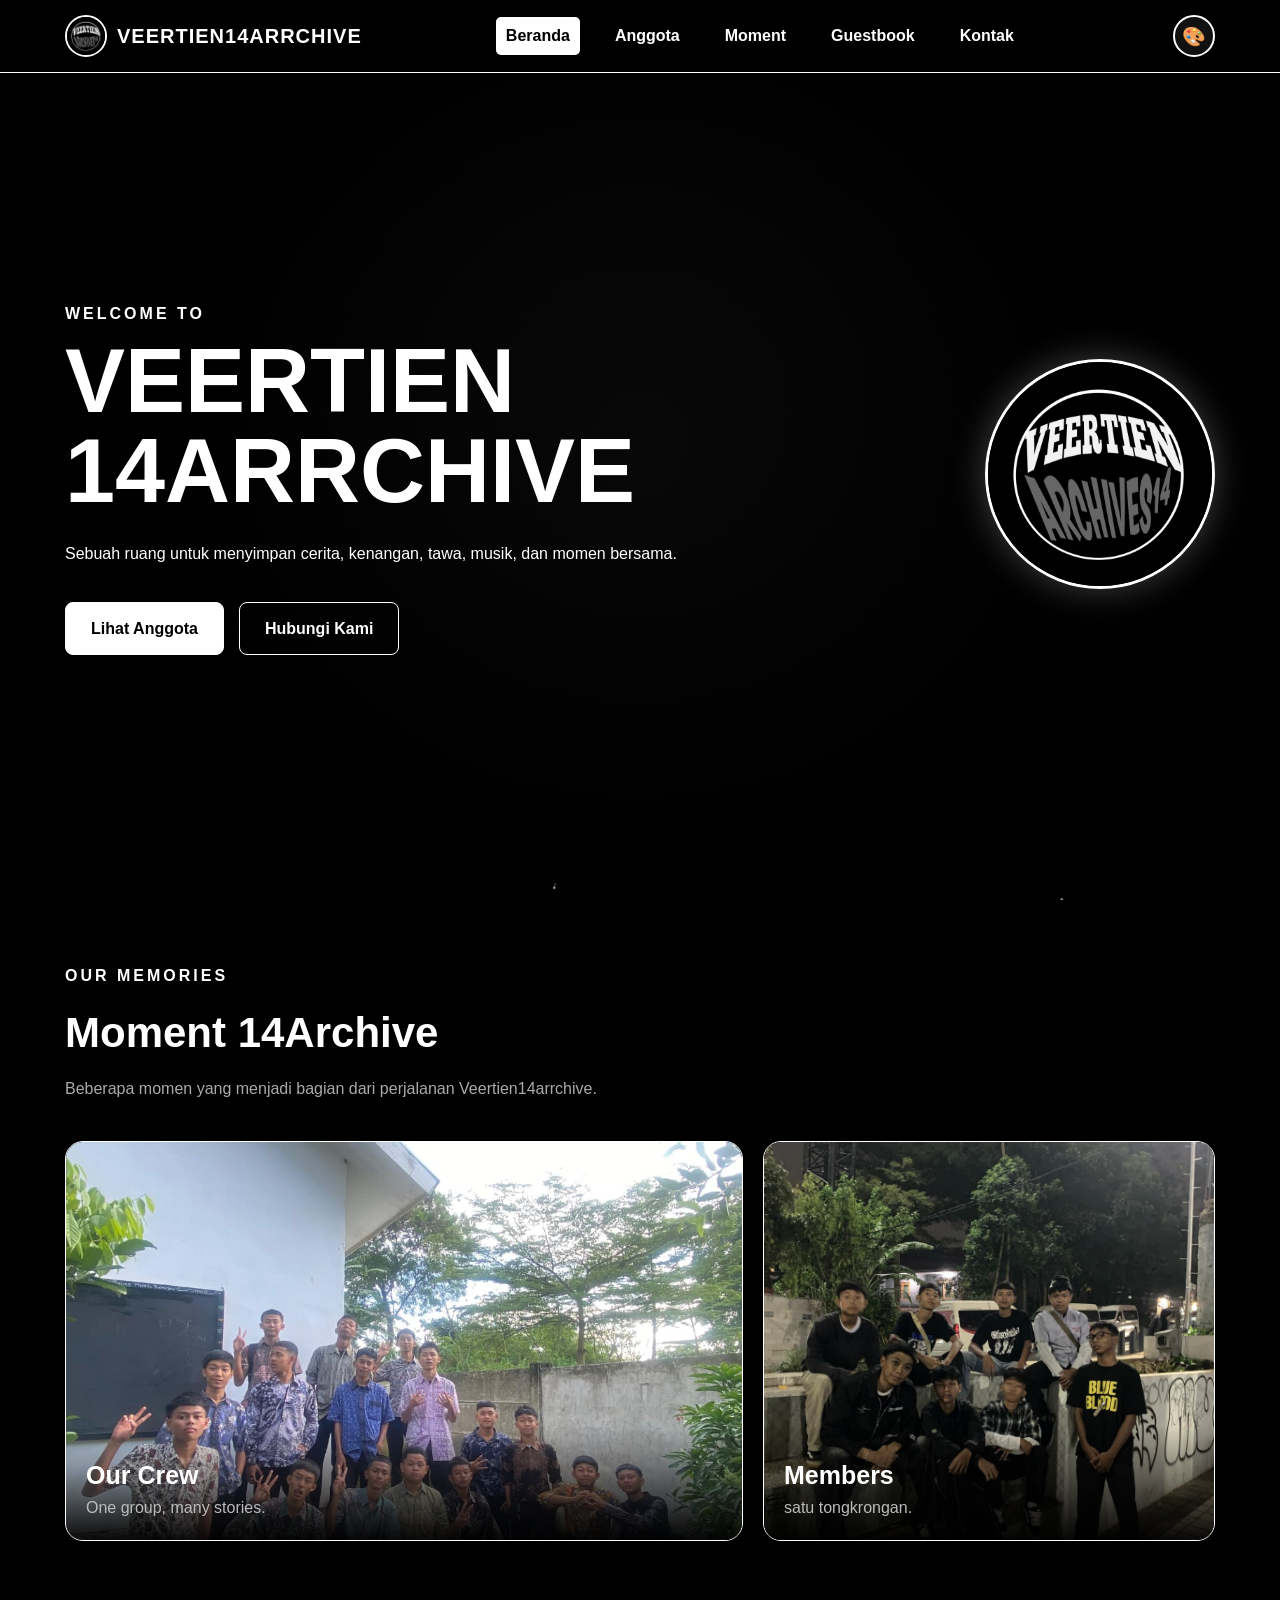
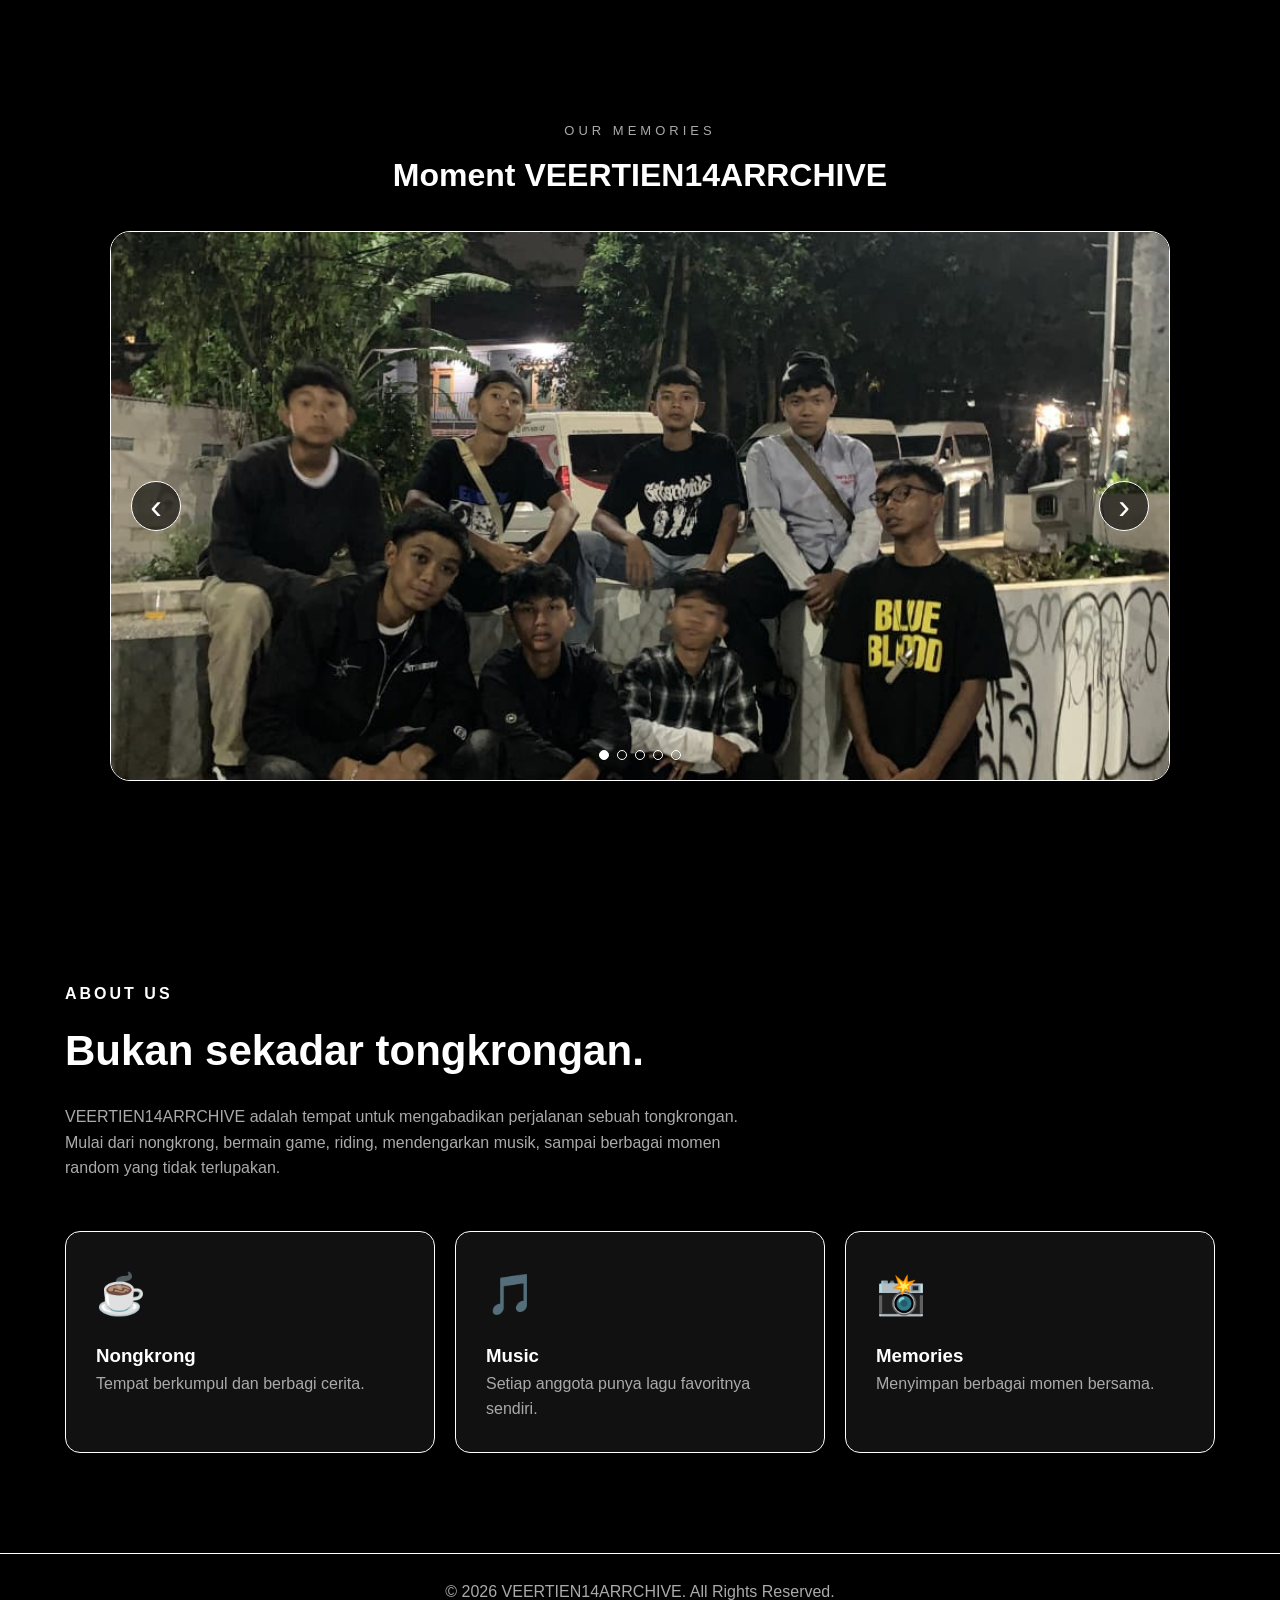
<file: index.html>
<!DOCTYPE html>
<html lang="id">
<head>
    <meta charset="UTF-8">
    <meta name="viewport" content="width=device-width, initial-scale=1.0">

    <title>VEERTIEN14ARRCHIVE</title>

    <link rel="stylesheet" href="style.css">
</head>

<body>
    <canvas id="particle-canvas"></canvas>
    <!-- LOADING SCREEN -->
<div id="loading-screen">

    <div class="loader-content">

        <img src="logo.jpeg" alt="VEERTIEN14ARRCHIVE">

        <h1>
            VEERTIEN
            <span>14ARRCHIVE</span>
        </h1>

        <div class="loader-bar">
            <div></div>
        </div>

        <p>Loading...</p>

    </div>

</div>

<header>
    <nav class="navbar">

        <div class="logo">
            <img src="logo.jpeg" alt="Logo Veertien14arrchive"> <span class="logo-text"> VEERTIEN<span>14ARRCHIVE</span> </span> </div>

        <ul class="nav-menu">
            <li>
                <a href="index.html" class="active">Beranda</a>
            </li>

            <li>
                <a href="anggota.html">Anggota</a>
            </li>

            <li>
                <a href="moment.html">Moment</a>
            </li>

            <li>
                <a href="guestbook.html">Guestbook</a>
            </li>

            <li>
                <a href="kontak.html">Kontak</a>
            </li>
        </ul>

        <button class="menu-toggle" onclick="toggleMenu()">
            ☰
        </button>

        <div class="theme-selector">
    <button class="theme-toggle" onclick="toggleTheme()">🎨</button>

    <div class="theme-menu" id="theme-menu">
        <button onclick="setTheme('black')">🖤 Black</button>
        <button onclick="setTheme('white')">🤍 White</button>
        <button onclick="setTheme('midnight')">🌌 Midnight</button>
        <button onclick="setTheme('sunset')">🌅 Sunset</button>
    </div>
</div>

<button class="menu-toggle" onclick="toggleMenu()">
    ☰
</button>

    </nav>
</header>


<!-- HERO -->

<section class="hero">
    <div class="hero-content">

        <div class="welcome-logo">
            <div class="welcome-text">
                <p class="small-title">WELCOME TO</p>

                <h1>
                    VEERTIEN<br>
                    <span>14ARRCHIVE</span>
                </h1>

                <p>
                    Sebuah ruang untuk menyimpan cerita,
                    kenangan, tawa, musik, dan momen
                    bersama.
                </p>

                <div class="hero-buttons">
                    <a href="anggota.html" class="btn">Lihat Anggota</a>
                    <a href="kontak.html" class="btn secondary">Hubungi Kami</a>
                </div>
            </div>

            <!-- LOGO DI SEBELAH KANAN -->
            <div class="welcome-logo-image">
                <img src="logo.jpeg" alt="Logo VEERTIEN14ARRCHIVE">
            </div>
        </div>

    </div>
</section>


<!-- GAMBAR -->

<section class="gallery">

    <div class="section-title">

        <p class="section-label">
            OUR MEMORIES
        </p>

        <h2>
            Moment <span>14Archive</span>
        </h2>

        <p>
            Beberapa momen yang menjadi bagian
            dari perjalanan Veertien14arrchive.
        </p>

    </div>


    <div class="gallery-container">

        <div class="gallery-image main-image">

            <img
                src="moment20.jpeg"
                alt="Foto Tongkrongan">

            <div class="image-caption">
                <h3>Our Crew</h3>
                <p>One group, many stories.</p>
            </div>

        </div>


        <div class="gallery-image">

            <img
                src="gambar1.jpeg"
                alt="Foto Anggota">

            <div class="image-caption">
                <h3>Members</h3>
                <p>satu tongkrongan.</p>
            </div>

        </div>

    </div>

</section>

<section class="home-slideshow">

    <div class="slideshow-header">
        <p>OUR MEMORIES</p>
        <h2>Moment VEERTIEN14ARRCHIVE</h2>
    </div>

    <div class="slideshow">

        <img src="gambar1.jpeg" class="slide active" alt="Moment 01">
        <img src="moment20.jpeg" class="slide" alt="Moment 02">
        <img src="moment23.jpeg" class="slide" alt="Moment 03">
        <img src="moment32.jpeg" class="slide" alt="Moment 04">
        <img src="moment30.jpeg" class="slide" alt="Moment 05">

        <button class="slide-prev" onclick="changeSlide(-1)">‹</button>
        <button class="slide-next" onclick="changeSlide(1)">›</button>

        <div class="slide-dots">
            <span class="dot active" onclick="showSlide(0)"></span>
            <span class="dot" onclick="showSlide(1)"></span>
            <span class="dot" onclick="showSlide(2)"></span>
            <span class="dot" onclick="showSlide(3)"></span>
            <span class="dot" onclick="showSlide(4)"></span>
        </div>

    </div>

</section>


<!-- TENTANG -->

<section class="about">

    <div>

        <p class="section-label">
            ABOUT US
        </p>

        <h2>
            Bukan sekadar <span>tongkrongan.</span>
        </h2>

        <p>
            VEERTIEN14ARRCHIVE adalah tempat untuk
            mengabadikan perjalanan sebuah tongkrongan.
            Mulai dari nongkrong, bermain game,
            riding, mendengarkan musik, sampai
            berbagai momen random yang tidak terlupakan.
        </p>

    </div>


    <div class="about-cards">

        <div class="card">

            <div class="icon">
                ☕
            </div>

            <h3>
                Nongkrong
            </h3>

            <p>
                Tempat berkumpul dan berbagi cerita.
            </p>

        </div>


        <div class="card">

            <div class="icon">
                🎵
            </div>

            <h3>
                Music
            </h3>

            <p>
                Setiap anggota punya lagu favoritnya sendiri.
            </p>

        </div>


        <div class="card">

            <div class="icon">
                📸
            </div>

            <h3>
                Memories
            </h3>

            <p>
                Menyimpan berbagai momen bersama.
            </p>

        </div>

    </div>

</section>

<footer>

    <p>
        © 2026 VEERTIEN14ARRCHIVE.
        All Rights Reserved.
    </p>

</footer>


<script src="script.js"></script>

</body>
</html>
</file>
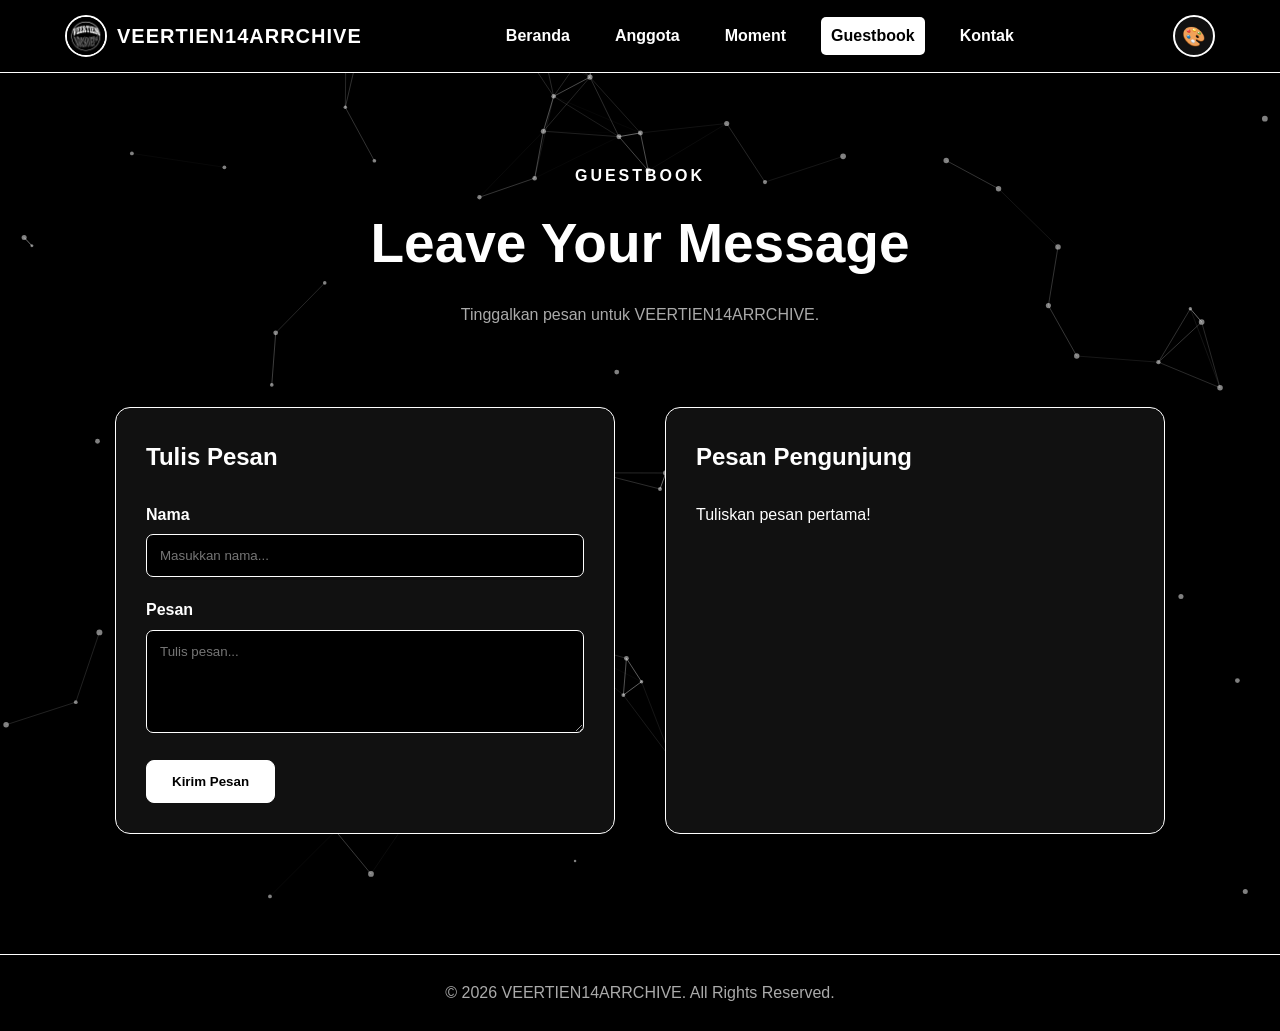
<file: guestbook.html>
<!DOCTYPE html>
<html lang="id">

<head>

    <meta charset="UTF-8">

    <meta
        name="viewport"
        content="width=device-width, initial-scale=1.0">

    <title>VEERTIEN14ARRCHIVE | Guestbook</title>

    <link
        rel="stylesheet"
        href="style.css">

</head>

<body>
    <canvas id="particle-canvas"></canvas>

<header>

    <nav class="navbar">

        <div class="logo">

            <img
                src="logo.jpeg"
                alt="Logo">

            <span class="logo-text">
                VEERTIEN<span>14ARRCHIVE</span>
            </span>

        </div>


        <ul class="nav-menu">

            <li>
                <a href="index.html">
                    Beranda
                </a>
            </li>

            <li>
                <a href="anggota.html">
                    Anggota
                </a>
            </li>

            <li>
                <a href="moment.html">
                    Moment
                </a>
            </li>

            <li>
                <a href="guestbook.html"
                   class="active">
                    Guestbook
                </a>
            </li>

            <li>
                <a href="kontak.html">
                    Kontak
                </a>
            </li>

        </ul>


        <div class="theme-selector">
    <button class="theme-toggle" onclick="toggleTheme()">🎨</button>

    <div class="theme-menu" id="theme-menu">
        <button onclick="setTheme('black')">🖤 Black</button>
        <button onclick="setTheme('white')">🤍 White</button>
        <button onclick="setTheme('midnight')">🌌 Midnight</button>
        <button onclick="setTheme('sunset')">🌅 Sunset</button>
    </div>
</div>


        <button
            class="menu-toggle"
            onclick="toggleMenu()">

            ☰

        </button>

    </nav>

</header>


<section class="page-header">

    <p class="section-label">
        GUESTBOOK
    </p>

    <h1>
        Leave Your <span>Message</span>
    </h1>

    <p>
        Tinggalkan pesan untuk
        VEERTIEN14ARRCHIVE.
    </p>

</section>


<section class="guestbook">

    <div class="guestbook-form">

        <h2>
            Tulis Pesan
        </h2>

        <form
            id="guestbook-form">

            <label for="guest-name">
                Nama
            </label>

            <input
                type="text"
                id="guest-name"
                placeholder="Masukkan nama..."
                required>


            <label for="guest-message">
                Pesan
            </label>

            <textarea
                id="guest-message"
                rows="5"
                placeholder="Tulis pesan..."
                required></textarea>


            <button
                type="submit"
                class="btn">

                Kirim Pesan

            </button>

        </form>

    </div>


    <div class="guestbook-list">

        <h2>
            Pesan Pengunjung
        </h2>

        <div id="messages-container">

        </div>

    </div>

</section>


<footer>

    <p>
        © 2026 VEERTIEN14ARRCHIVE.
        All Rights Reserved.
    </p>

</footer>


<script src="script.js"></script>

</body>

</html>
</file>
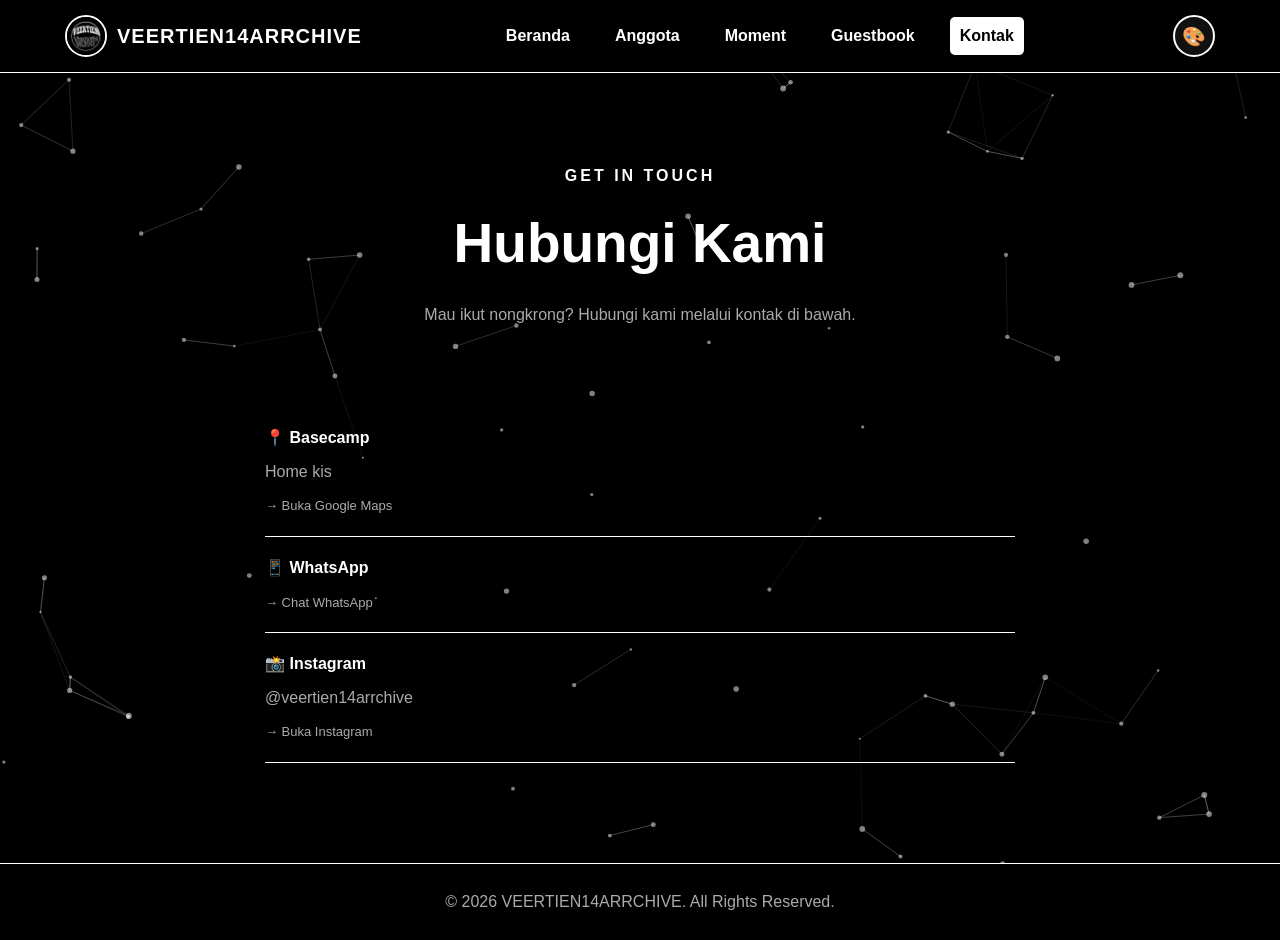
<file: kontak.html>
<!DOCTYPE html>
<html lang="id">

<head>
    <meta charset="UTF-8">
    <meta name="viewport" content="width=device-width, initial-scale=1.0">

    <title>VEERTIEN14ARRCHIVE | Kontak</title>

    <link rel="stylesheet" href="style.css">
</head>

<body>

<canvas id="particle-canvas"></canvas>

<header>
    <nav class="navbar">

        <div class="logo">

            <img
                src="logo.jpeg"
                alt="Logo">

            <span class="logo-text">
                VEERTIEN<span>14ARRCHIVE</span>
            </span>

        </div>

        <ul class="nav-menu">
            <li><a href="index.html">Beranda</a></li>
            <li><a href="anggota.html">Anggota</a></li>
            <li><a href="moment.html">Moment</a></li>
            <li><a href="guestbook.html">Guestbook</a></li>
            <li><a href="kontak.html" class="active">Kontak</a></li>
        </ul>

       <div class="theme-selector">
    <button class="theme-toggle" onclick="toggleTheme()">🎨</button>

    <div class="theme-menu" id="theme-menu">
        <button onclick="setTheme('black')">🖤 Black</button>
        <button onclick="setTheme('white')">🤍 White</button>
        <button onclick="setTheme('midnight')">🌌 Midnight</button>
        <button onclick="setTheme('sunset')">🌅 Sunset</button>
    </div>
</div>

        <button class="menu-toggle"
                onclick="toggleMenu()">
            ☰
        </button>

    </nav>
</header>


<!-- PAGE HEADER -->

<section class="page-header">

    <p class="section-label">
        GET IN TOUCH
    </p>

    <h1>
        Hubungi <span>Kami</span>
    </h1>

    <p>
        Mau ikut nongkrong? Hubungi kami melalui kontak di bawah.
    </p>

</section>


<!-- INFORMASI KONTAK -->

<section class="contact contact-center">

    <div class="contact-info">

        <!-- GOOGLE MAPS -->

        <a
            href="https://maps.app.goo.gl/vVbkL6EGWmS7ep4n7"
            target="_blank"
            rel="noopener noreferrer"
            class="contact-item contact-link"
        >

            <strong>📍 Basecamp</strong>

            <p>Home kis</p>

            <span>
                → Buka Google Maps
            </span>

        </a>


        <!-- WHATSAPP -->

        <a
            href="https://whatsapp.com/channel/0029Vb6vPJbADTOBtSXQpa23"
            target="_blank"
            rel="noopener noreferrer"
            class="contact-item contact-link"
        >

            <strong>📱 WhatsApp</strong>

            <span>
                → Chat WhatsApp
            </span>

        </a>


        <!-- INSTAGRAM -->

        <a
            href="https://www.instagram.com/veertien14arrchive?stkn=ZjVjOHo5OGo5cGhi"
            target="_blank"
            rel="noopener noreferrer"
            class="contact-item contact-link"
        >

            <strong>📸 Instagram</strong>

            <p>
                @veertien14arrchive
            </p>

            <span>
                → Buka Instagram
            </span>

        </a>

    </div>

</section>


<footer>

    <p>
        © 2026 VEERTIEN14ARRCHIVE. All Rights Reserved.
    </p>

</footer>


<script src="script.js"></script>

</body>
</html>
</file>
<file: style.css>
/* =========================================================
   RESET
========================================================= */

* {
    margin: 0;
    padding: 0;
    box-sizing: border-box;
}

html {
    scroll-behavior: smooth;
}

body {
    font-family: Arial, Helvetica, sans-serif;
    background: var(--bg);
    color: var(--text);
    line-height: 1.6;
    overflow-x: hidden;
    transition: background 0.5s ease, color 0.5s ease;
}

/* =========================================================
   THEME SYSTEM
========================================================= */

:root {
    --bg: #000000;
    --bg-secondary: #111111;
    --text: #ffffff;
    --text-secondary: #aaaaaa;
    --border: #ffffff;
    --button-bg: #ffffff;
    --button-text: #000000;
}

/* BLACK */

body.theme-black {
    --bg: #000000;
    --bg-secondary: #111111;
    --text: #ffffff;
    --text-secondary: #aaaaaa;
    --border: #ffffff;
    --button-bg: #ffffff;
    --button-text: #000000;
}

/* WHITE */

body.theme-white {
    --bg: #f5f5f5;
    --bg-secondary: #ffffff;
    --text: #111111;
    --text-secondary: #555555;
    --border: #111111;
    --button-bg: #111111;
    --button-text: #ffffff;
}

/* MIDNIGHT */

body.theme-midnight {
    --bg: #080d1a;
    --bg-secondary: #111a2e;
    --text: #eaf2ff;
    --text-secondary: #9eacc5;
    --border: #5d8cff;
    --button-bg: #5d8cff;
    --button-text: #ffffff;
}

/* SUNSET */

body.theme-sunset {
    --bg: #1a0d08;
    --bg-secondary: #2b1710;
    --text: #fff4ed;
    --text-secondary: #d8aaa0;
    --border: #ff9b6a;
    --button-bg: #ff9b6a;
    --button-text: #1a0d08;
}

/* =========================================================
   NAVBAR
========================================================= */

header {
    position: sticky;
    top: 0;
    z-index: 1000;
    background: var(--bg);
    border-bottom: 1px solid var(--border);
    transition: 0.4s ease;
}

.navbar {
    max-width: 1200px;
    margin: auto;
    padding: 15px 25px;
    display: flex;
    align-items: center;
    justify-content: space-between;
}

.logo {
    display: flex;
    align-items: center;
    gap: 10px;
    font-size: 20px;
    font-weight: bold;
    letter-spacing: 1px;
}

.logo img {
    width: 42px;
    height: 42px;
    object-fit: cover;
    border-radius: 50%;
    border: 2px solid var(--border);
    transition: 0.3s ease;
}

.logo img:hover {
    transform: rotate(10deg) scale(1.08);
}

.logo-text,
.logo-text span {
    color: var(--text);
}

.nav-menu {
    list-style: none;
    display: flex;
    align-items: center;
    gap: 25px;
}

.nav-menu a {
    display: block;
    color: var(--text);
    text-decoration: none;
    font-weight: bold;
    padding: 6px 10px;
    border-radius: 5px;
    transition: 0.3s ease;
}

.nav-menu a:hover,
.nav-menu a.active {
    color: var(--button-text);
    background: var(--button-bg);
}

.nav-menu li {
    transition: 0.3s ease;
}

.nav-menu li:hover {
    transform: translateY(-2px);
}

.menu-toggle {
    display: none;
    background: none;
    border: none;
    color: var(--text);
    font-size: 25px;
    cursor: pointer;
}

/* =========================================================
   THEME SELECTOR
========================================================= */

.theme-selector {
    position: relative;
    margin-left: 15px;
}

.theme-toggle {
    width: 42px;
    height: 42px;
    border-radius: 50%;
    border: 2px solid var(--border);
    background: var(--bg-secondary);
    color: var(--text);
    font-size: 19px;
    cursor: pointer;
    transition: 0.3s ease;
}

.theme-toggle:hover {
    transform: rotate(20deg) scale(1.1);
}

.theme-menu {
    position: absolute;
    top: 52px;
    right: 0;
    width: 170px;
    padding: 8px;
    background: var(--bg-secondary);
    border: 1px solid var(--border);
    border-radius: 12px;
    box-shadow: 0 10px 30px rgba(0, 0, 0, 0.4);
    opacity: 0;
    visibility: hidden;
    transform: translateY(-10px);
    transition: 0.3s ease;
}

.theme-menu.show {
    opacity: 1;
    visibility: visible;
    transform: translateY(0);
}

.theme-menu button {
    width: 100%;
    padding: 10px;
    border: none;
    border-radius: 8px;
    background: transparent;
    color: var(--text);
    text-align: left;
    cursor: pointer;
    transition: 0.3s ease;
}

.theme-menu button:hover {
    background: var(--button-bg);
    color: var(--button-text);
    transform: translateX(5px);
}

/* =========================================================
   HERO
========================================================= */

.hero {
    min-height: 90vh;
    display: flex;
    align-items: center;
    background:
        linear-gradient(
            rgba(0, 0, 0, 0.75),
            rgba(0, 0, 0, 0.95)
        ),
        radial-gradient(
            circle at center,
            #333333,
            #000000 60%
        );
}

.hero-content {
    max-width: 1200px;
    width: 100%;
    margin: auto;
    padding: 50px 25px;
    animation: fadeUp 0.9s ease both;
}

.small-title,
.section-label {
    color: var(--text);
    font-weight: bold;
    letter-spacing: 3px;
    margin-bottom: 10px;
}

.hero h1 {
    font-size: clamp(45px, 8vw, 90px);
    line-height: 1;
    margin-bottom: 25px;
    animation: titleReveal 1s ease both;
}

.hero h1 span,
h1 span,
h2 span {
    color: var(--text);
}

.hero-content > p:not(.small-title) {
    max-width: 600px;
    color: var(--text-secondary);
    font-size: 18px;
}

/* =========================================================
   WELCOME LOGO
========================================================= */

.welcome-logo {
    display: flex;
    align-items: center;
    justify-content: space-between;
    gap: 50px;
    width: 100%;
}

.welcome-text {
    flex: 1;
}

.welcome-logo-image {
    flex-shrink: 0;
}

.welcome-logo-image img {
    width: 230px;
    height: 230px;
    object-fit: cover;
    border-radius: 50%;
    border: 3px solid var(--border);
    box-shadow: 0 0 35px rgba(255, 255, 255, 0.25);
    animation: logoFloat 4s ease-in-out infinite;
}

/* =========================================================
   BUTTON
========================================================= */

.hero-buttons {
    display: flex;
    gap: 15px;
    margin-top: 35px;
}

.btn {
    display: inline-block;
    padding: 13px 25px;
    border-radius: 8px;
    background: var(--button-bg);
    color: var(--button-text);
    text-decoration: none;
    font-weight: bold;
    border: 1px solid var(--border);
    cursor: pointer;
    transition: 0.3s ease;
}

.btn:hover {
    transform: translateY(-5px) scale(1.03);
    background: var(--bg);
    color: var(--text);
}

.btn:active {
    transform: scale(0.95);
}

.btn.secondary {
    background: transparent;
    color: var(--text);
}

.btn.secondary:hover {
    background: var(--button-bg);
    color: var(--button-text);
}

/* =========================================================
   ABOUT
========================================================= */

.about {
    max-width: 1200px;
    margin: auto;
    padding: 100px 25px;
    animation: fadeUp 0.9s ease both;
}

.about h2 {
    font-size: 42px;
    margin-bottom: 20px;
}

.about > div:first-child > p:last-child {
    max-width: 700px;
    color: var(--text-secondary);
}

.about-cards {
    display: grid;
    grid-template-columns: repeat(3, 1fr);
    gap: 20px;
    margin-top: 50px;
}

/* =========================================================
   CARD
========================================================= */

.card {
    background: var(--bg-secondary);
    color: var(--text);
    padding: 30px;
    border: 1px solid var(--border);
    border-radius: 15px;
    transition: 0.3s ease;
    animation: cardAppear 0.7s ease both;
}

.card:hover {
    transform: translateY(-8px);
    background: var(--button-bg);
    color: var(--button-text);
}

.icon {
    font-size: 40px;
    margin-bottom: 15px;
}

.card p {
    color: var(--text-secondary);
}

.card:hover p {
    color: var(--button-text);
}

/* =========================================================
   PAGE HEADER
========================================================= */

.page-header {
    text-align: center;
    padding: 90px 20px 60px;
    animation: fadeUp 0.9s ease both;
}

.page-header h1 {
    font-size: 55px;
    margin-bottom: 15px;
}

.page-header p:last-child {
    color: var(--text-secondary);
}

/* =========================================================
   MEMBERS
========================================================= */

.members {
    max-width: 1200px;
    margin: auto;
    padding: 20px 25px 100px;
    display: grid;
    grid-template-columns: repeat(3, 1fr);
    gap: 25px;
}

.member-card {
    text-align: center;
    background: var(--bg-secondary);
    color: var(--text);
    border: 1px solid var(--border);
    border-radius: 15px;
    padding: 35px 20px;
    transition: 0.3s ease;
    animation: cardAppear 0.7s ease both;
}

.member-card:hover {
    transform: translateY(-10px) scale(1.02);
    background: var(--button-bg);
    color: var(--button-text);
}

.member-photo {
    width: 150px;
    height: 150px;
    object-fit: cover;
    border-radius: 50%;
    border: 3px solid var(--border);
    display: block;
    margin: 0 auto 15px;
    cursor: pointer;
    transition: 0.5s ease;
}

.member-card:hover .member-photo {
    transform: scale(1.08);
}

.avatar {
    width: 45px;
    height: 45px;
    border-radius: 50%;
    background: var(--button-bg);
    color: var(--button-text);
    display: flex;
    align-items: center;
    justify-content: center;
    font-weight: bold;
    margin: 0 auto 15px;
}

.member-card .role {
    color: var(--text);
    font-weight: bold;
    margin-bottom: 10px;
}

.member-card p:last-child {
    color: var(--text-secondary);
}

/* =========================================================
   MUSIC PLAYER
========================================================= */

.music-player {
    margin-top: 20px;
    padding-top: 15px;
    border-top: 1px solid var(--border);
}

.music-player p {
    color: var(--text);
    font-size: 14px;
    font-weight: bold;
    margin-bottom: 10px;
}

.play-btn {
    width: 100%;
    padding: 10px;
    border: 1px solid var(--border);
    border-radius: 8px;
    background: var(--button-bg);
    color: var(--button-text);
    font-weight: bold;
    cursor: pointer;
    transition: 0.3s ease;
}

.play-btn:hover {
    background: var(--bg);
    color: var(--text);
    transform: translateY(-2px);
}

.play-btn.playing {
    background: var(--bg);
    color: var(--text);
}

@media (hover: none), (pointer: coarse) {
    .member-card:hover {
        transform: none;
        background: var(--bg-secondary);
        color: var(--text);
    }

    .member-card:hover .member-photo {
        transform: none;
    }

    .play-btn:hover {
        transform: none;
        background: var(--button-bg);
        color: var(--button-text);
    }
}

/* =========================================================
   CONTACT
========================================================= */

.contact {
    max-width: 1100px;
    margin: auto;
    padding: 20px 25px 100px;
    display: grid;
    grid-template-columns: 1fr 1fr;
    gap: 60px;
    animation: fadeUp 0.9s ease both;
}

.contact-info h2 {
    font-size: 45px;
    margin-bottom: 20px;
}

.contact-info > p {
    color: var(--text-secondary);
    margin-bottom: 35px;
}

.contact-item {
    padding: 18px 0;
    border-bottom: 1px solid var(--border);
    transition: 0.3s ease;
}

.contact-item strong {
    color: var(--text);
}

.contact-item p {
    color: var(--text-secondary);
}

.contact-link {
    display: block;
    text-decoration: none;
    color: inherit;
    cursor: pointer;
}

.contact-link:hover {
    transform: translateX(8px);
}

.contact-link strong {
    display: block;
    margin-bottom: 8px;
}

.contact-link p {
    margin-bottom: 8px;
}

.contact-link span {
    color: var(--text-secondary);
    font-size: 13px;
}

.contact-link:hover span {
    color: var(--text);
}

/* =========================================================
   CONTACT CENTER
========================================================= */

.contact-center {
    max-width: 800px;
    margin: auto;
    display: flex;
    justify-content: center;
}

.contact-center .contact-info {
    width: 100%;
    text-align: center;
}

.contact-center .contact-info > p {
    max-width: 650px;
    margin: 0 auto 30px;
}

.contact-center .contact-item {
    text-align: left;
}

/* =========================================================
   CONTACT FORM
========================================================= */

.contact-form {
    background: var(--bg-secondary);
    padding: 30px;
    border-radius: 15px;
    border: 1px solid var(--border);
}

.contact-form label {
    display: block;
    margin-bottom: 7px;
    font-weight: bold;
}

.contact-form input,
.contact-form textarea {
    width: 100%;
    padding: 13px;
    margin-bottom: 20px;
    background: var(--bg);
    border: 1px solid var(--border);
    border-radius: 7px;
    color: var(--text);
    outline: none;
    font-family: inherit;
}

.contact-form input:focus,
.contact-form textarea:focus {
    background: var(--bg-secondary);
}

/* =========================================================
   FOOTER
========================================================= */

footer {
    text-align: center;
    padding: 25px;
    background: var(--bg);
    border-top: 1px solid var(--border);
    color: var(--text-secondary);
}

/* =========================================================
   GALLERY
========================================================= */

.gallery {
    max-width: 1200px;
    margin: auto;
    padding: 80px 25px;
    animation: fadeUp 0.9s ease both;
}

.section-title {
    margin-bottom: 40px;
}

.section-title h2 {
    font-size: 42px;
    margin-bottom: 10px;
}

.section-title > p:last-child {
    color: var(--text-secondary);
}

.gallery-container {
    display: grid;
    grid-template-columns: 1.5fr 1fr;
    gap: 20px;
}

.gallery-image {
    position: relative;
    height: 400px;
    overflow: hidden;
    border-radius: 18px;
    border: 1px solid var(--border);
    background: var(--bg-secondary);
}

.gallery-image img {
    width: 100%;
    height: 100%;
    object-fit: cover;
    transition: 0.5s ease;
}

.gallery-image:hover img {
    transform: scale(1.08);
}

.image-caption {
    position: absolute;
    bottom: 0;
    left: 0;
    right: 0;
    padding: 30px 20px 20px;
    background: linear-gradient(
        transparent,
        rgba(0, 0, 0, 0.95)
    );
}

.image-caption h3 {
    font-size: 25px;
}

.image-caption p {
    color: #bbbbbb;
}

/* =========================================================
   MOMENT
========================================================= */

.moment-video {
    max-width: 1200px;
    margin: auto;
    padding: 20px 25px 80px;
    animation: fadeUp 0.9s ease both;
}

.video-container {
    width: 100%;
    background: var(--bg-secondary);
    border: 1px solid var(--border);
    border-radius: 18px;
    padding: 10px;
    overflow: hidden;
    animation: videoReveal 1s ease both;
}

.video-container video {
    width: 100%;
    height: 600px;
    display: block;
    object-fit: cover;
    border-radius: 12px;
    background: #000;
}

.moment-gallery {
    max-width: 1200px;
    margin: auto;
    padding: 30px 25px 100px;
    animation: fadeUp 0.9s ease both;
}

.moment-grid {
    display: grid;
    grid-template-columns: repeat(4, 1fr);
    gap: 20px;
}

.moment-card {
    position: relative;
    height: 230px;
    overflow: hidden;
    border-radius: 15px;
    border: 1px solid var(--border);
    background: var(--bg-secondary);
    cursor: pointer;
    animation: cardAppear 0.7s ease both;
}

.moment-card img {
    width: 100%;
    height: 100%;
    object-fit: cover;
    display: block;
    transition: 0.5s ease;
}

.moment-card:hover img {
    transform: scale(1.1);
}

.moment-card::after {
    content: "";
    position: absolute;
    inset: auto 0 0;
    height: 50%;
    background: linear-gradient(
        transparent,
        rgba(0, 0, 0, 0.9)
    );
    pointer-events: none;
}

.moment-card span {
    position: absolute;
    z-index: 2;
    bottom: 15px;
    left: 15px;
    color: #ffffff;
    font-weight: bold;
    font-size: 15px;
}

/* =========================================================
   LIGHTBOX
========================================================= */

.lightbox,
.member-lightbox {
    position: fixed;
    inset: 0;
    z-index: 9999;
    display: none;
    align-items: center;
    justify-content: center;
    background: rgba(0, 0, 0, 0.94);
    padding: 20px;
}

.lightbox.show,
.member-lightbox.show {
    display: flex;
    animation: lightboxFade 0.3s ease;
}

.lightbox-content {
    max-width: 85%;
    max-height: 90vh;
    text-align: center;
}

.lightbox-content img {
    max-width: 100%;
    max-height: 78vh;
    object-fit: contain;
    border-radius: 12px;
    border: 2px solid #ffffff;
    box-shadow: 0 0 40px rgba(255, 255, 255, 0.2);
    animation: photoZoom 0.35s ease;
}

#lightbox-caption {
    color: #ffffff;
    font-size: 18px;
    font-weight: bold;
    margin-top: 15px;
}

.lightbox-close,
.lightbox-prev,
.lightbox-next {
    position: absolute;
    border: 2px solid #ffffff;
    background: #000000;
    color: #ffffff;
    cursor: pointer;
    display: flex;
    align-items: center;
    justify-content: center;
    transition: 0.3s ease;
    z-index: 5;
}

.lightbox-close {
    top: 25px;
    right: 30px;
    width: 45px;
    height: 45px;
    border-radius: 50%;
    font-size: 30px;
}

.lightbox-prev,
.lightbox-next {
    top: 50%;
    transform: translateY(-50%);
    width: 55px;
    height: 70px;
    border-radius: 10px;
    font-size: 45px;
}

.lightbox-prev {
    left: 30px;
}

.lightbox-next {
    right: 30px;
}

.lightbox-close:hover,
.lightbox-prev:hover,
.lightbox-next:hover {
    background: #ffffff;
    color: #000000;
}

.lightbox-prev:hover,
.lightbox-next:hover {
    transform: translateY(-50%) scale(1.08);
}

/* =========================================================
   MEMBER LIGHTBOX
========================================================= */

.member-lightbox-content {
    text-align: center;
    max-width: 500px;
}

.member-lightbox-content img {
    width: min(350px, 80vw);
    height: min(350px, 80vw);
    object-fit: cover;
    border-radius: 50%;
    border: 3px solid #ffffff;
    box-shadow: 0 0 40px rgba(255, 255, 255, 0.2);
    animation: memberZoom 0.4s ease;
}

.member-lightbox-content h2 {
    color: #ffffff;
    margin-top: 20px;
    font-size: 30px;
}

.member-lightbox-content p {
    color: #aaaaaa;
    margin-top: 5px;
}

.member-lightbox-close {
    position: absolute;
    top: 25px;
    right: 30px;
    width: 45px;
    height: 45px;
    border: 2px solid #ffffff;
    border-radius: 50%;
    background: #000000;
    color: #ffffff;
    font-size: 30px;
    cursor: pointer;
}

.member-lightbox-close:hover {
    background: #ffffff;
    color: #000000;
}

/* =========================================================
   GUESTBOOK
========================================================= */

.guestbook {
    max-width: 1100px;
    margin: auto;
    padding: 20px 25px 120px;
    display: grid;
    grid-template-columns: 1fr 1fr;
    gap: 50px;
}

.guestbook-form,
.guestbook-list {
    background: var(--bg-secondary);
    border: 1px solid var(--border);
    border-radius: 15px;
    padding: 30px;
}

.guestbook h2 {
    margin-bottom: 25px;
}

.guestbook-form label {
    display: block;
    margin-bottom: 7px;
    font-weight: bold;
}

.guestbook-form input,
.guestbook-form textarea {
    width: 100%;
    padding: 13px;
    margin-bottom: 20px;
    background: var(--bg);
    color: var(--text);
    border: 1px solid var(--border);
    border-radius: 7px;
    outline: none;
    font-family: inherit;
}

.guestbook-form input:focus,
.guestbook-form textarea:focus {
    transform: translateY(-2px);
}

.guest-message {
    padding: 18px;
    margin-bottom: 15px;
    border: 1px solid var(--border);
    border-radius: 10px;
    animation: fadeUp 0.5s ease;
}

.guest-message strong {
    display: block;
    margin-bottom: 7px;
}

.guest-message p {
    color: var(--text-secondary);
}

.guest-date {
    display: block;
    margin-top: 10px;
    color: var(--text-secondary);
    font-size: 12px;
}

/* =========================================================
   HOME SLIDESHOW
========================================================= */

.home-slideshow {
    max-width: 1100px;
    margin: 80px auto;
    padding: 20px;
}

.slideshow-header {
    text-align: center;
    margin-bottom: 30px;
}

.slideshow-header p {
    color: var(--text-secondary);
    letter-spacing: 4px;
    font-size: 13px;
}

.slideshow-header h2 {
    font-size: 32px;
    margin-top: 8px;
}

.slideshow {
    position: relative;
    width: 100%;
    height: 550px;
    overflow: hidden;
    border: 1px solid var(--border);
    border-radius: 20px;
    background: #000000;
}

.slide {
    position: absolute;
    inset: 0;
    width: 100%;
    height: 100%;
    object-fit: cover;
    opacity: 0;
    transform: scale(1.05);
    transition: opacity 0.8s ease, transform 5s ease;
}

.slide.active {
    opacity: 1;
    transform: scale(1);
}

.slide-prev,
.slide-next {
    position: absolute;
    top: 50%;
    transform: translateY(-50%);
    width: 50px;
    height: 50px;
    border: 1px solid #ffffff;
    border-radius: 50%;
    background: rgba(0, 0, 0, 0.6);
    color: #ffffff;
    font-size: 35px;
    cursor: pointer;
    z-index: 5;
}

.slide-prev {
    left: 20px;
}

.slide-next {
    right: 20px;
}

.slide-prev:hover,
.slide-next:hover {
    background: #ffffff;
    color: #000000;
}

.slide-dots {
    position: absolute;
    bottom: 20px;
    left: 50%;
    transform: translateX(-50%);
    display: flex;
    gap: 8px;
    z-index: 5;
}

.dot {
    width: 10px;
    height: 10px;
    border: 1px solid #ffffff;
    border-radius: 50%;
    cursor: pointer;
    background: transparent;
}

.dot.active {
    background: #ffffff;
}

/* =========================================================
   LOADING SCREEN
========================================================= */

#loading-screen {
    position: fixed;
    inset: 0;
    z-index: 99999;
    background: #000000;
    display: flex;
    align-items: center;
    justify-content: center;
    transition: opacity 0.7s ease, visibility 0.7s ease;
}

#loading-screen.hide {
    opacity: 0;
    visibility: hidden;
}

.loader-content {
    text-align: center;
    animation: loaderAppear 1s ease;
}

.loader-content img {
    width: 120px;
    height: 120px;
    object-fit: cover;
    border-radius: 50%;
    border: 3px solid #ffffff;
    animation: loaderLogo 2s ease-in-out infinite;
}

.loader-content h1 {
    margin-top: 20px;
    font-size: 35px;
    line-height: 1;
}

.loader-content h1 span {
    display: block;
}

.loader-content p {
    margin-top: 12px;
    color: #aaaaaa;
}

.loader-bar {
    width: 220px;
    height: 4px;
    margin: 25px auto 0;
    background: #333333;
    overflow: hidden;
}

.loader-bar div {
    width: 0;
    height: 100%;
    background: #ffffff;
    animation: loadingBar 2s ease forwards;
}

/* =========================================================
   PARTICLE
========================================================= */

#particle-canvas {
    position: fixed;
    inset: 0;
    width: 100%;
    height: 100%;
    z-index: -1;
    pointer-events: none;
}

/* =========================================================
   ANIMATIONS
========================================================= */

@keyframes fadeUp {
    from {
        opacity: 0;
        transform: translateY(35px);
    }

    to {
        opacity: 1;
        transform: translateY(0);
    }
}

@keyframes titleReveal {
    from {
        opacity: 0;
        transform: translateX(-40px);
    }

    to {
        opacity: 1;
        transform: translateX(0);
    }
}

@keyframes logoFloat {
    0%,
    100% {
        transform: translateY(0);
    }

    50% {
        transform: translateY(-12px);
    }
}

@keyframes cardAppear {
    from {
        opacity: 0;
        transform: translateY(30px);
    }

    to {
        opacity: 1;
        transform: translateY(0);
    }
}

@keyframes photoZoom {
    from {
        opacity: 0;
        transform: scale(0.8);
    }

    to {
        opacity: 1;
        transform: scale(1);
    }
}

@keyframes memberZoom {
    from {
        opacity: 0;
        transform: scale(0.7);
    }

    to {
        opacity: 1;
        transform: scale(1);
    }
}

@keyframes lightboxFade {
    from {
        opacity: 0;
    }

    to {
        opacity: 1;
    }
}

@keyframes videoReveal {
    from {
        opacity: 0;
        transform: scale(0.96);
    }

    to {
        opacity: 1;
        transform: scale(1);
    }
}

@keyframes loadingBar {
    from {
        width: 0;
    }

    to {
        width: 100%;
    }
}

@keyframes loaderLogo {
    0%,
    100% {
        transform: scale(1);
    }

    50% {
        transform: scale(1.08);
    }
}

@keyframes loaderAppear {
    from {
        opacity: 0;
        transform: translateY(20px);
    }

    to {
        opacity: 1;
        transform: translateY(0);
    }
}

/* =========================================================
   RESPONSIVE
========================================================= */

@media (max-width: 900px) {

    .moment-grid {
        grid-template-columns: repeat(2, 1fr);
    }

    .video-container video {
        height: 450px;
    }
}

@media (max-width: 768px) {

    .navbar {
        padding: 10px 15px;
    }

    .logo img {
        width: 38px;
        height: 38px;
    }

    .logo-text {
        font-size: 16px;
    }

    .menu-toggle {
        display: block;
    }

    .nav-menu {
        display: none;
        position: absolute;
        top: 68px;
        left: 0;
        width: 100%;
        padding: 10px 15px;
        flex-direction: column;
        gap: 5px;
        background: var(--bg);
        border-bottom: 1px solid var(--border);
    }

    .nav-menu.show {
        display: flex;
    }

    .nav-menu li {
        width: 100%;
        text-align: center;
    }

    .nav-menu a {
        width: 100%;
        padding: 12px;
    }

    .theme-selector {
        margin-left: auto;
        margin-right: 10px;
    }

    .hero {
        min-height: auto;
        padding: 80px 20px;
    }

    .hero h1 {
        font-size: 42px;
    }

    .welcome-logo {
        flex-direction: column;
        text-align: center;
        gap: 25px;
    }

    .welcome-logo-image {
        order: -1;
    }

    .welcome-logo-image img {
        width: 140px;
        height: 140px;
    }

    .hero-content > p:not(.small-title) {
        margin-left: auto;
        margin-right: auto;
    }

    .hero-buttons {
        flex-direction: column;
        width: 100%;
        align-items: center;
    }

    .hero-buttons .btn {
        width: 100%;
        text-align: center;
    }

    .about-cards,
    .members,
    .contact,
    .guestbook {
        grid-template-columns: 1fr;
    }

    .about h2 {
        font-size: 32px;
    }

    .page-header h1 {
        font-size: 40px;
    }

    .members {
        padding: 15px;
    }

    .contact {
        padding: 15px;
    }

    .contact-center {
        width: 100%;
        padding: 20px;
    }

    .contact-center .contact-item {
        width: 100%;
    }

    .guestbook {
        padding: 15px;
    }

    .guestbook-form,
    .guestbook-list {
        padding: 20px;
    }

    .moment-grid {
        grid-template-columns: 1fr;
        gap: 15px;
    }

    .moment-card {
        height: 260px;
    }

    .moment-card img {
        width: 100%;
        height: 100%;
    }

    .video-container video {
        height: 300px;
    }

    .gallery-container {
        grid-template-columns: 1fr;
    }

    .gallery-image {
        height: 300px;
    }

    .section-title h2 {
        font-size: 30px;
    }

    .home-slideshow {
        margin: 50px auto;
        padding: 15px;
    }

    .slideshow {
        height: 350px;
        border-radius: 12px;
    }

    .slideshow-header h2 {
        font-size: 25px;
    }

    .slide-prev,
    .slide-next {
        width: 40px;
        height: 40px;
        font-size: 27px;
    }

    .lightbox-content {
        max-width: 95%;
    }

    .lightbox-prev {
        left: 10px;
    }

    .lightbox-next {
        right: 10px;
    }

    .lightbox-close {
        top: 15px;
        right: 15px;
    }
}

@media (max-width: 600px) {

    .lightbox {
        padding: 15px;
    }

    .lightbox-content img {
        max-height: 70vh;
    }

    .lightbox-prev,
    .lightbox-next {
        width: 40px;
        height: 55px;
        font-size: 32px;
    }

    .member-lightbox-content img {
        width: 250px;
        height: 250px;
    }

    .member-lightbox-content h2 {
        font-size: 24px;
    }

    .member-lightbox-close {
        right: 15px;
        top: 15px;
    }
}
</file>
